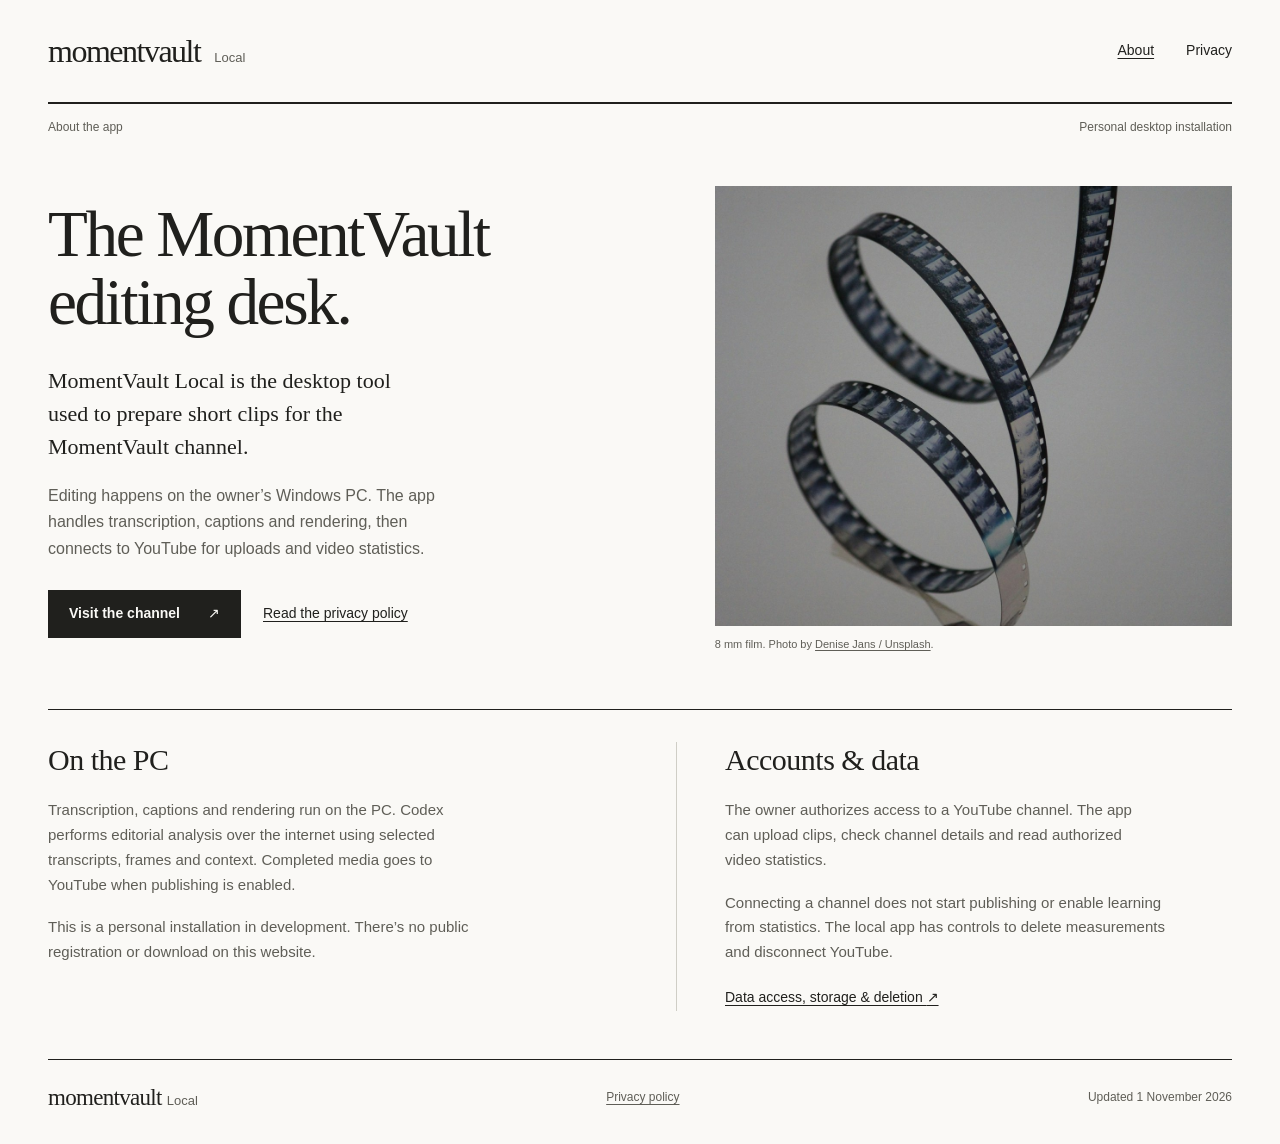
<file: index.html>
<!doctype html>
<html lang="en">
<head>
  <meta charset="utf-8">
  <meta name="viewport" content="width=device-width, initial-scale=1">
  <meta name="referrer" content="no-referrer">
  <meta http-equiv="Content-Security-Policy" content="default-src 'none'; style-src 'self'; img-src 'self'; base-uri 'none'; form-action 'none'">
  <meta name="description" content="About the desktop tool used to prepare clips for MomentVault, and how it handles YouTube data.">
  <title>MomentVault Local — About the app</title>
  <link rel="stylesheet" href="style.css">
  <link rel="icon" href="mark.png" type="image/png">
</head>
<body>
  <a class="skip" href="#main">Skip to content</a>
  <header class="site-header wrap">
    <a class="brand" href="./" aria-label="MomentVault Local home">momentvault<span>Local</span></a>
    <nav aria-label="Main"><a href="./" aria-current="page">About</a><a href="privacy.html">Privacy</a></nav>
  </header>
  <main id="main" class="wrap">
    <div class="edition"><span>About the app</span><span>Personal desktop installation</span></div>
    <section class="cover" aria-labelledby="title">
      <div class="cover-copy">
        <h1 id="title">The MomentVault<br>editing desk.</h1>
        <p class="intro">MomentVault Local is the desktop tool used to prepare short clips for the MomentVault channel.</p>
        <p>Editing happens on the owner’s Windows PC. The app handles transcription, captions and rendering, then connects to YouTube for uploads and video statistics.</p>
        <div class="actions"><a class="button" href="https://www.youtube.com/@MomentVaultCuts" target="_blank" rel="noopener noreferrer">Visit the channel <span aria-hidden="true">↗</span></a><a href="privacy.html">Read the privacy policy</a></div>
      </div>
      <figure class="cover-photo">
        <img src="film.jpg" width="1200" height="1800" alt="A loose strip of 8 mm film curling against a grey background">
        <figcaption>8 mm film. Photo by <a href="https://unsplash.com/photos/photography-of-camera-reel-film-9lTUAlNB87M">Denise Jans / Unsplash</a>.</figcaption>
      </figure>
    </section>
    <section class="details" aria-label="About this installation">
      <article><h2>On the PC</h2><p>Transcription, captions and rendering run on the PC. Codex performs editorial analysis over the internet using selected transcripts, frames and context. Completed media goes to YouTube when publishing is enabled.</p><p>This is a personal installation in development. There’s no public registration or download on this website.</p></article>
      <article><h2>Accounts &amp; data</h2><p>The owner authorizes access to a YouTube channel. The app can upload clips, check channel details and read authorized video statistics.</p><p>Connecting a channel does not start publishing or enable learning from statistics. The local app has controls to delete measurements and disconnect YouTube.</p><a class="text-link" href="privacy.html">Data access, storage &amp; deletion <span aria-hidden="true">↗</span></a></article>
    </section>
  </main>
  <footer class="wrap footer"><a class="footer-name" href="./">momentvault <span>Local</span></a><a href="privacy.html">Privacy policy</a><span>Updated 1 November 2026</span></footer>
</body>
</html>
</file>
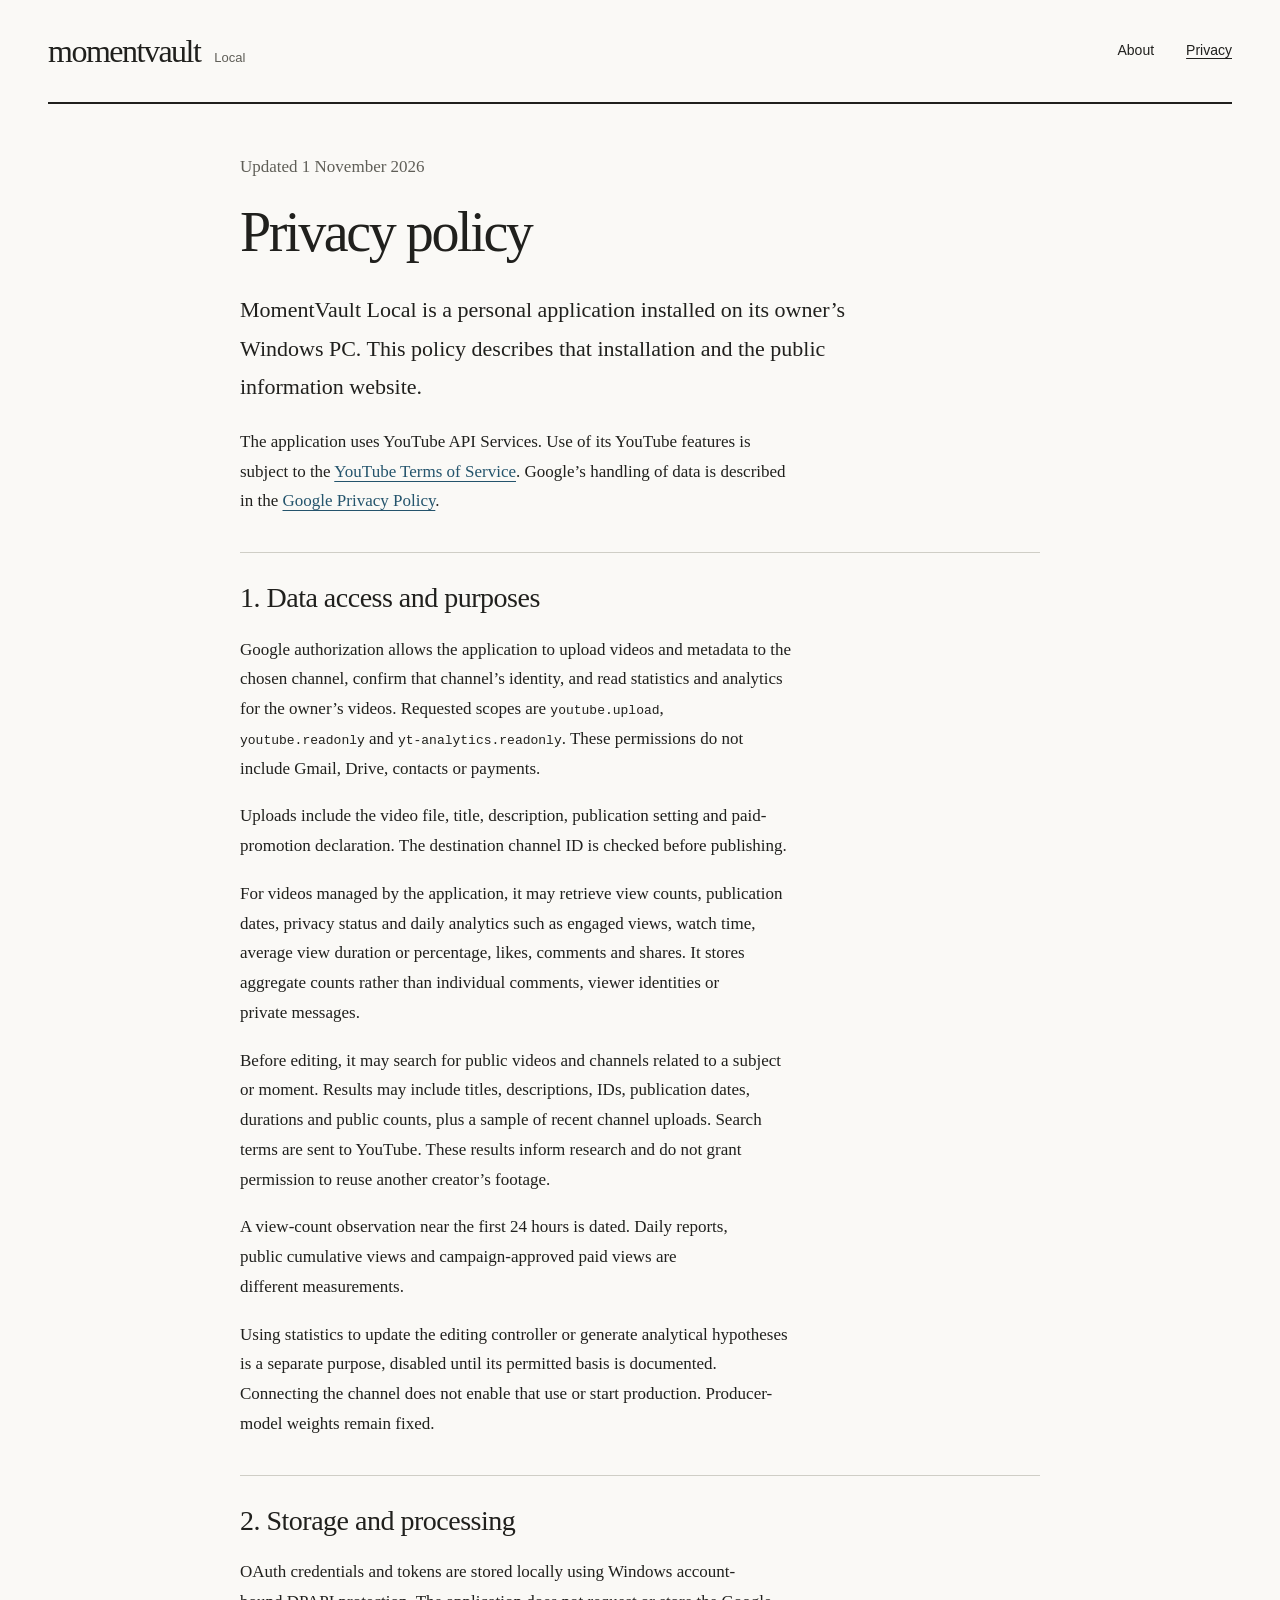
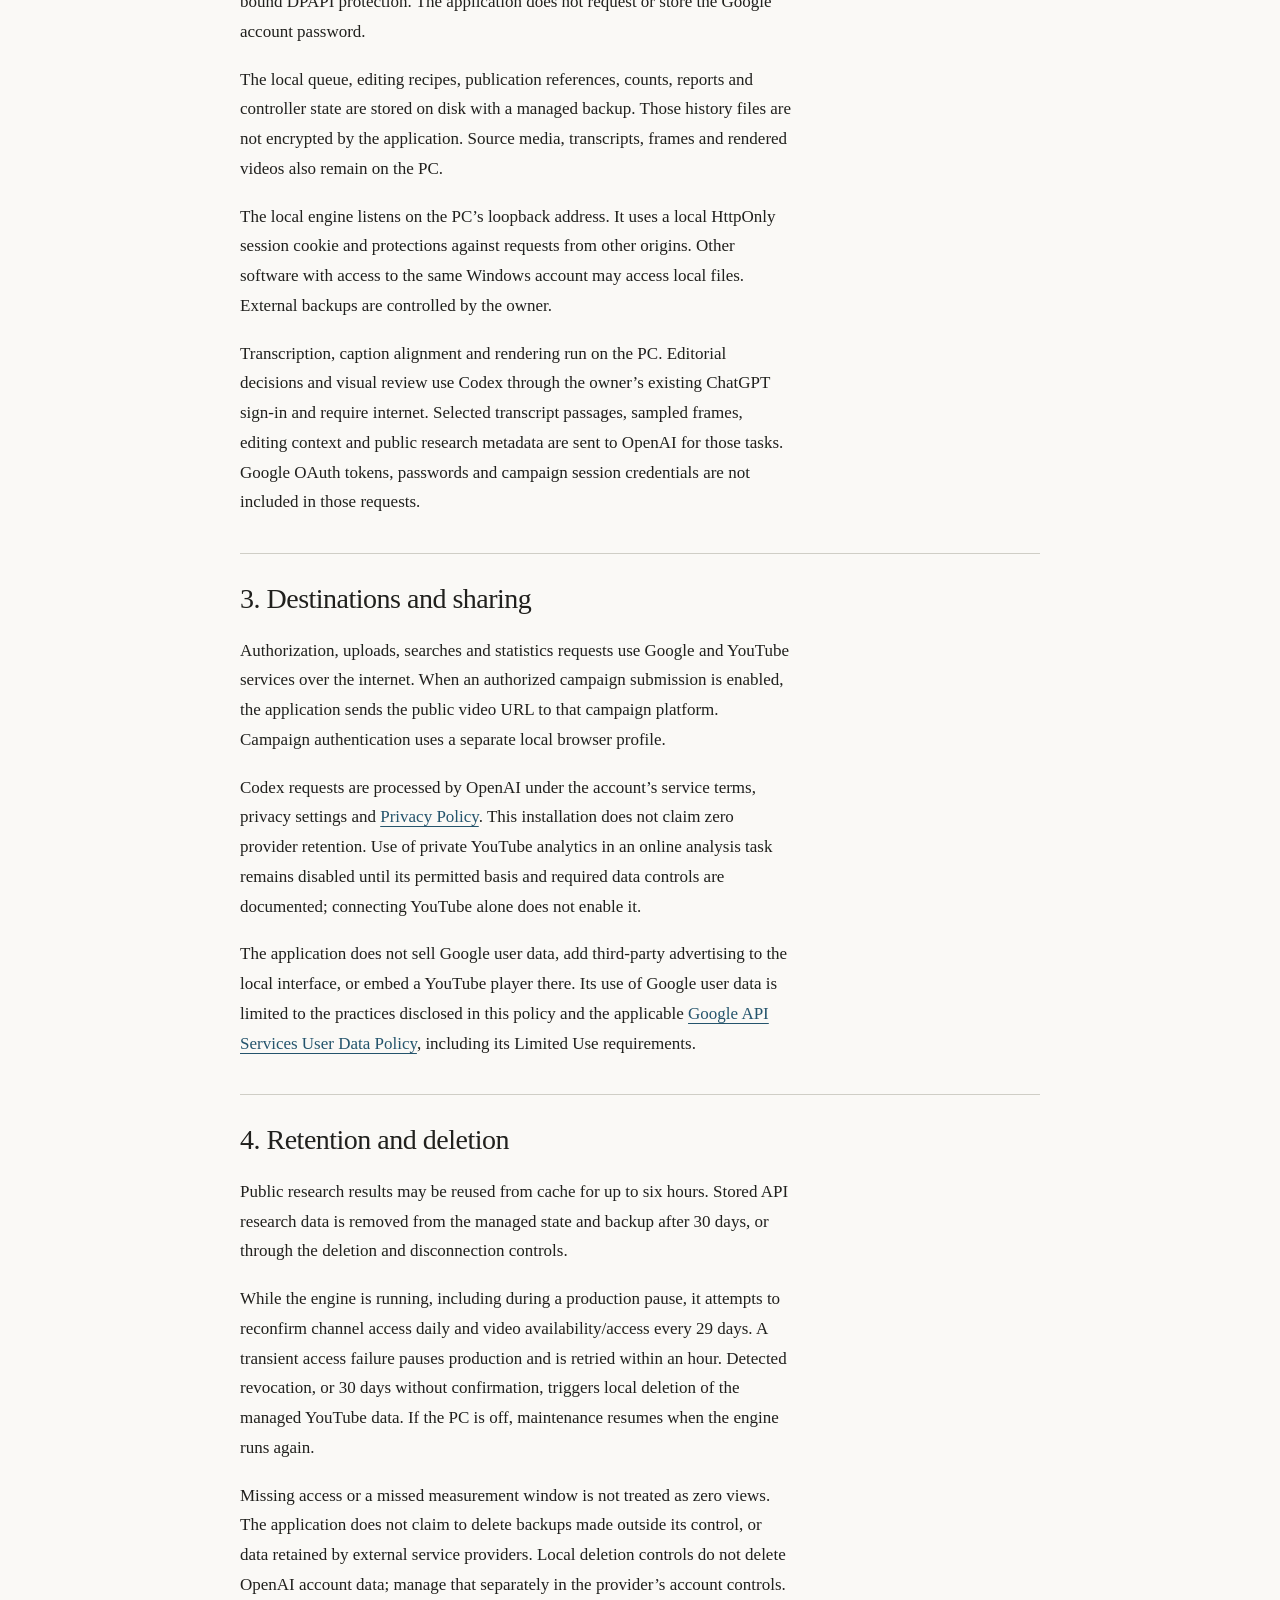
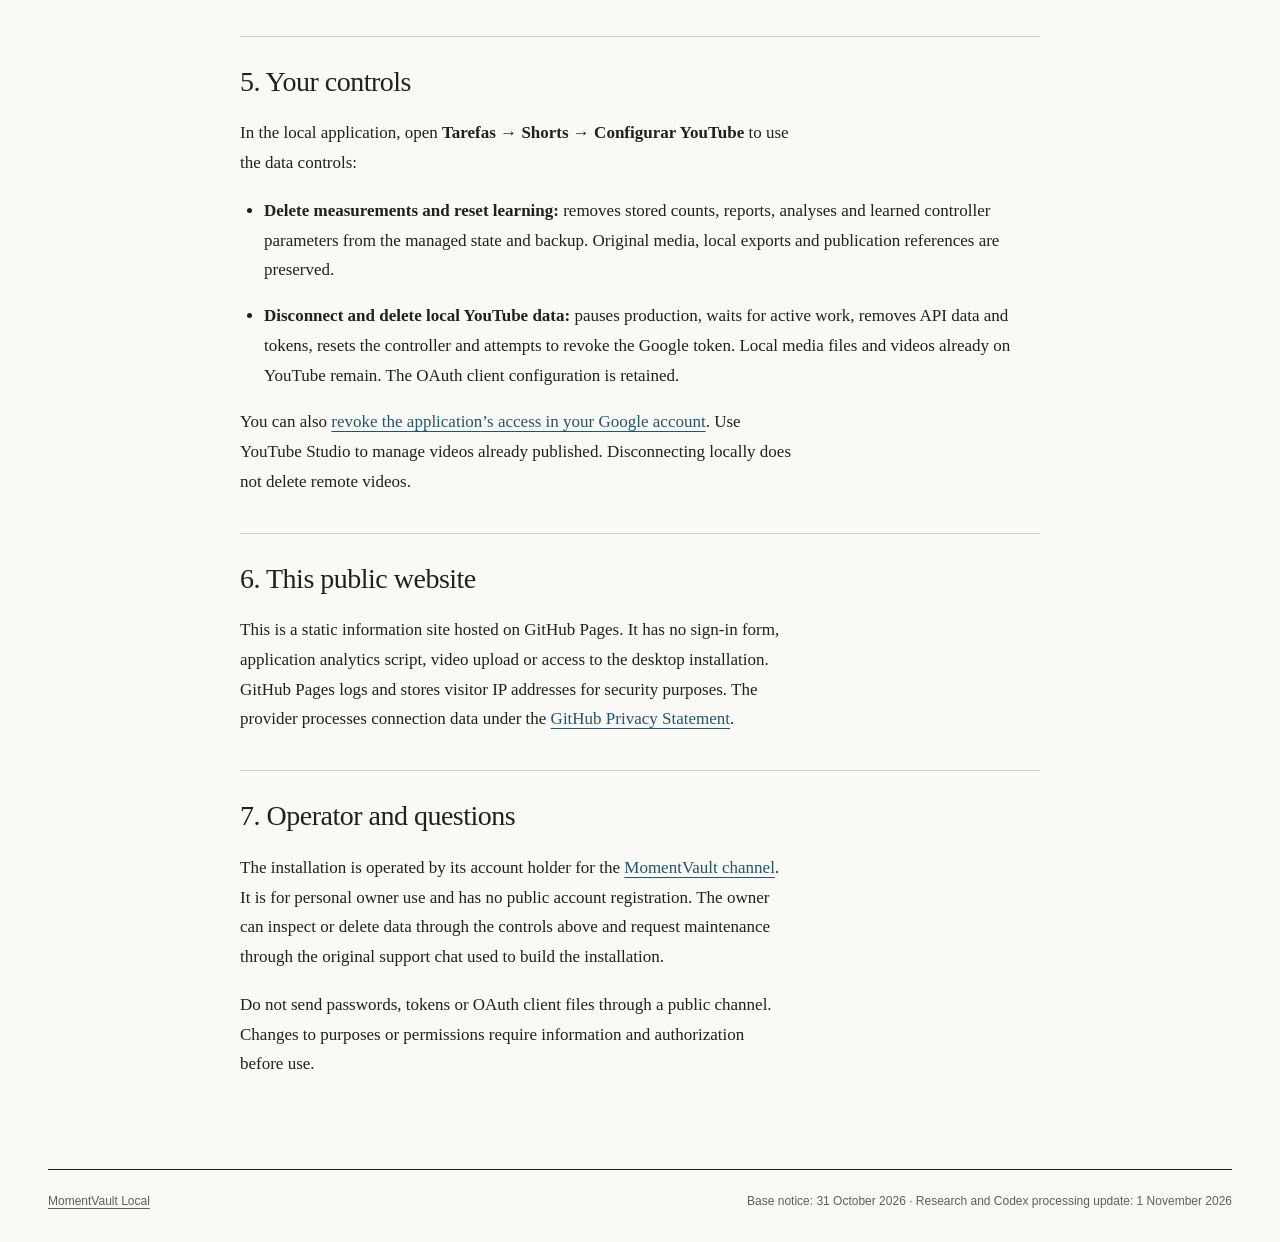
<file: privacy.html>
<!doctype html>
<html lang="en">
<head>
  <meta charset="utf-8">
  <meta name="viewport" content="width=device-width, initial-scale=1">
  <meta name="referrer" content="no-referrer">
  <meta http-equiv="Content-Security-Policy" content="default-src 'none'; style-src 'self'; img-src 'self'; base-uri 'none'; form-action 'none'">
  <meta name="description" content="How MomentVault Local accesses, uses, stores and deletes Google and YouTube data.">
  <title>Privacy policy — MomentVault Local</title>
  <link rel="stylesheet" href="style.css">
  <link rel="icon" href="mark.png" type="image/png">
</head>
<body>
  <a class="skip" href="#main">Skip to content</a>
  <header class="site-header wrap"><a class="brand" href="./" aria-label="MomentVault Local home">momentvault<span>Local</span></a><nav aria-label="Main"><a href="./">About</a><a href="privacy.html" aria-current="page">Privacy</a></nav></header>
  <main id="main" class="wrap policy">
    <p class="eyebrow">Updated 1 November 2026</p>
    <h1>Privacy policy</h1>
    <p class="intro">MomentVault Local is a personal application installed on its owner’s Windows PC. This policy describes that installation and the public information website.</p>
    <p>The application uses YouTube API Services. Use of its YouTube features is subject to the <a href="https://www.youtube.com/t/terms">YouTube Terms of Service</a>. Google’s handling of data is described in the <a href="https://policies.google.com/privacy">Google Privacy Policy</a>.</p>

    <section aria-labelledby="access"><h2 id="access">1. Data access and purposes</h2>
      <p>Google authorization allows the application to upload videos and metadata to the chosen channel, confirm that channel’s identity, and read statistics and analytics for the owner’s videos. Requested scopes are <code>youtube.upload</code>, <code>youtube.readonly</code> and <code>yt-analytics.readonly</code>. These permissions do not include Gmail, Drive, contacts or payments.</p>
      <p>Uploads include the video file, title, description, publication setting and paid-promotion declaration. The destination channel ID is checked before publishing.</p>
      <p>For videos managed by the application, it may retrieve view counts, publication dates, privacy status and daily analytics such as engaged views, watch time, average view duration or percentage, likes, comments and shares. It stores aggregate counts rather than individual comments, viewer identities or private messages.</p>
      <p>Before editing, it may search for public videos and channels related to a subject or moment. Results may include titles, descriptions, IDs, publication dates, durations and public counts, plus a sample of recent channel uploads. Search terms are sent to YouTube. These results inform research and do not grant permission to reuse another creator’s footage.</p>
      <p>A view-count observation near the first 24 hours is dated. Daily reports, public cumulative views and campaign-approved paid views are different measurements.</p>
      <p>Using statistics to update the editing controller or generate analytical hypotheses is a separate purpose, disabled until its permitted basis is documented. Connecting the channel does not enable that use or start production. Producer-model weights remain fixed.</p>
    </section>

    <section aria-labelledby="storage"><h2 id="storage">2. Storage and processing</h2>
      <p>OAuth credentials and tokens are stored locally using Windows account-bound DPAPI protection. The application does not request or store the Google account password.</p>
      <p>The local queue, editing recipes, publication references, counts, reports and controller state are stored on disk with a managed backup. Those history files are not encrypted by the application. Source media, transcripts, frames and rendered videos also remain on the PC.</p>
      <p>The local engine listens on the PC’s loopback address. It uses a local HttpOnly session cookie and protections against requests from other origins. Other software with access to the same Windows account may access local files. External backups are controlled by the owner.</p>
      <p>Transcription, caption alignment and rendering run on the PC. Editorial decisions and visual review use Codex through the owner’s existing ChatGPT sign-in and require internet. Selected transcript passages, sampled frames, editing context and public research metadata are sent to OpenAI for those tasks. Google OAuth tokens, passwords and campaign session credentials are not included in those requests.</p>
    </section>

    <section aria-labelledby="sharing"><h2 id="sharing">3. Destinations and sharing</h2>
      <p>Authorization, uploads, searches and statistics requests use Google and YouTube services over the internet. When an authorized campaign submission is enabled, the application sends the public video URL to that campaign platform. Campaign authentication uses a separate local browser profile.</p>
      <p>Codex requests are processed by OpenAI under the account’s service terms, privacy settings and <a href="https://openai.com/policies/privacy-policy/">Privacy Policy</a>. This installation does not claim zero provider retention. Use of private YouTube analytics in an online analysis task remains disabled until its permitted basis and required data controls are documented; connecting YouTube alone does not enable it.</p>
      <p>The application does not sell Google user data, add third-party advertising to the local interface, or embed a YouTube player there. Its use of Google user data is limited to the practices disclosed in this policy and the applicable <a href="https://developers.google.com/terms/api-services-user-data-policy">Google API Services User Data Policy</a>, including its Limited Use requirements.</p>
    </section>

    <section aria-labelledby="retention"><h2 id="retention">4. Retention and deletion</h2>
      <p>Public research results may be reused from cache for up to six hours. Stored API research data is removed from the managed state and backup after 30 days, or through the deletion and disconnection controls.</p>
      <p>While the engine is running, including during a production pause, it attempts to reconfirm channel access daily and video availability/access every 29 days. A transient access failure pauses production and is retried within an hour. Detected revocation, or 30 days without confirmation, triggers local deletion of the managed YouTube data. If the PC is off, maintenance resumes when the engine runs again.</p>
      <p>Missing access or a missed measurement window is not treated as zero views. The application does not claim to delete backups made outside its control, or data retained by external service providers. Local deletion controls do not delete OpenAI account data; manage that separately in the provider’s account controls.</p>
    </section>

    <section aria-labelledby="controls"><h2 id="controls">5. Your controls</h2>
      <p>In the local application, open <strong>Tarefas → Shorts → Configurar YouTube</strong> to use the data controls:</p>
      <ul><li><strong>Delete measurements and reset learning:</strong> removes stored counts, reports, analyses and learned controller parameters from the managed state and backup. Original media, local exports and publication references are preserved.</li><li><strong>Disconnect and delete local YouTube data:</strong> pauses production, waits for active work, removes API data and tokens, resets the controller and attempts to revoke the Google token. Local media files and videos already on YouTube remain. The OAuth client configuration is retained.</li></ul>
      <p>You can also <a href="https://security.google.com/settings/security/permissions">revoke the application’s access in your Google account</a>. Use YouTube Studio to manage videos already published. Disconnecting locally does not delete remote videos.</p>
    </section>

    <section aria-labelledby="website"><h2 id="website">6. This public website</h2>
      <p>This is a static information site hosted on GitHub Pages. It has no sign-in form, application analytics script, video upload or access to the desktop installation. GitHub Pages logs and stores visitor IP addresses for security purposes. The provider processes connection data under the <a href="https://docs.github.com/en/site-policy/privacy-policies/github-general-privacy-statement">GitHub Privacy Statement</a>.</p>
    </section>

    <section aria-labelledby="contact"><h2 id="contact">7. Operator and questions</h2>
      <p>The installation is operated by its account holder for the <a href="https://www.youtube.com/@MomentVaultCuts">MomentVault channel</a>. It is for personal owner use and has no public account registration. The owner can inspect or delete data through the controls above and request maintenance through the original support chat used to build the installation.</p>
      <p>Do not send passwords, tokens or OAuth client files through a public channel. Changes to purposes or permissions require information and authorization before use.</p>
    </section>
  </main>
  <footer class="wrap footer"><a href="./">MomentVault Local</a><span>Base notice: 31 October 2026 · Research and Codex processing update: 1 November 2026</span></footer>
</body>
</html>
</file>
<file: style.css>
:root{color-scheme:light;--paper:#faf9f6;--ink:#20201d;--muted:#5f5e57;--line:#cfcec6;--link:#24546c;--sans:Arial,Helvetica,sans-serif;--serif:Georgia,'Times New Roman',serif;font-family:var(--sans);font-synthesis:none}
*{box-sizing:border-box}
html{scroll-behavior:smooth}
body{margin:0;background:var(--paper);color:var(--ink);font-size:17px;line-height:1.65}
a{color:inherit;text-underline-offset:.22em;text-decoration-thickness:1px}
a:hover{text-decoration-thickness:2px}
a:focus-visible{outline:2px solid var(--ink);outline-offset:5px}
.wrap{width:min(1200px,calc(100% - 96px));margin-inline:auto}
.site-header{min-height:104px;display:flex;align-items:center;justify-content:space-between;gap:24px;border-bottom:2px solid var(--ink)}
.brand{display:flex;align-items:baseline;gap:14px;font:32px/1.2 var(--serif);letter-spacing:-1.5px;text-decoration:none}
.brand span,.footer-name span{font:13px/1.5 var(--sans);letter-spacing:0;color:var(--muted)}
nav{display:flex;gap:32px}
nav a{display:inline-flex;align-items:center;min-height:44px;font-size:14px;text-decoration:none}
nav a[aria-current=page]{text-decoration:underline}
.edition{display:flex;justify-content:space-between;gap:16px;padding-block:14px;font-size:12px;color:var(--muted)}
.cover{display:grid;grid-template-columns:minmax(0,1.15fr) minmax(0,1fr);gap:72px;padding-block:34px 56px;align-items:center}
h1,h2{font-family:var(--serif);font-weight:400;text-wrap:balance}
h1{font-size:clamp(42px,5.1vw,68px);line-height:1.03;letter-spacing:-2.4px;margin:0 0 28px}
.intro{font:22px/1.5 var(--serif);margin-bottom:20px;max-width:33ch}
p{margin:0 0 18px;max-width:65ch;text-wrap:pretty}
.cover-copy>p:not(.intro){font-size:16px;color:var(--muted);max-width:47ch}
.actions{display:flex;align-items:center;flex-wrap:wrap;gap:22px;margin-top:28px;font-size:14px}
.button{display:inline-flex;align-items:center;justify-content:space-between;gap:28px;min-height:48px;padding:10px 20px;background:var(--ink);color:var(--paper);font-weight:600;text-decoration:none;border:1px solid var(--ink);transition:background .16s,color .16s}
.button:hover{background:var(--paper);color:var(--ink)}
.button:active{transform:translateY(1px)}
figure{margin:0}
.cover-photo img{display:block;width:100%;height:440px;object-fit:cover;object-position:50% 58%;background:#aaa}
figcaption{font:11px/1.6 var(--sans);color:var(--muted);margin-top:10px}
.details{display:grid;grid-template-columns:1fr 1fr;gap:72px;border-top:1px solid var(--ink);padding-block:32px 48px}
.details article+article{border-left:1px solid var(--line);padding-left:48px}
h2{font-size:30px;line-height:1.2;letter-spacing:-.5px;margin:0 0 20px}
.details p{font-size:15px;color:var(--muted);max-width:53ch}
.text-link{font-size:14px}
.footer{border-top:1px solid var(--ink);padding-block:22px 30px;display:flex;justify-content:space-between;align-items:center;gap:16px;font-size:12px;color:var(--muted)}
.footer-name{font:23px/1.4 var(--serif);color:var(--ink);text-decoration:none;letter-spacing:-.7px}
.policy{max-width:800px;padding-block:48px 72px}
.eyebrow{font:12px/1.5 var(--sans);color:var(--muted);margin-bottom:20px}
.policy h1{font-size:56px;line-height:1.1}
.policy .intro{font-size:22px;max-width:60ch}
.policy section{margin-top:36px;border-top:1px solid var(--line);padding-top:28px}
.policy h2{font-size:28px}
.policy p,.policy li{font:17px/1.75 var(--serif)}
.policy a{color:var(--link)}
.policy strong{font-weight:700}
.policy ul{padding-left:24px}
.policy li{margin-bottom:16px}
code{font:13px/1.6 Consolas,monospace;overflow-wrap:anywhere}
.skip{position:absolute;left:24px;top:-80px;padding:12px 18px;background:var(--ink);color:var(--paper);z-index:5}
.skip:focus{top:12px}
@media(max-width:900px){.wrap{width:calc(100% - 64px)}.cover{gap:36px}.cover-photo img{height:400px}.details{gap:36px}.details article+article{padding-left:32px}.actions{gap:18px}h1{letter-spacing:-1.5px}}
@media(max-width:650px){.wrap{width:calc(100% - 40px)}.site-header{min-height:84px;gap:16px}.brand{font-size:26px;gap:8px}.brand span{font-size:12px}nav{gap:20px}nav a{font-size:13px}.edition{font-size:10px;gap:12px}.cover{grid-template-columns:1fr;gap:32px;padding-block:28px 36px}.intro{font-size:22px}.cover-copy>p:not(.intro){font-size:15px}.cover-photo img{height:300px;object-position:50% 60%}.details{grid-template-columns:1fr;gap:28px;padding-block:28px 36px}.details article+article{border-left:0;border-top:1px solid var(--line);padding:28px 0 0}.details h2{font-size:28px}.footer{flex-wrap:wrap;align-items:baseline;gap:16px 24px}.footer>span{flex-basis:100%}.policy{padding-block:36px 48px}.policy h1{font-size:44px}.policy p,.policy li{font-size:17px}.policy h2{font-size:26px}}
@media(prefers-reduced-motion:reduce){html{scroll-behavior:auto}a{transition:none}}
</file>
